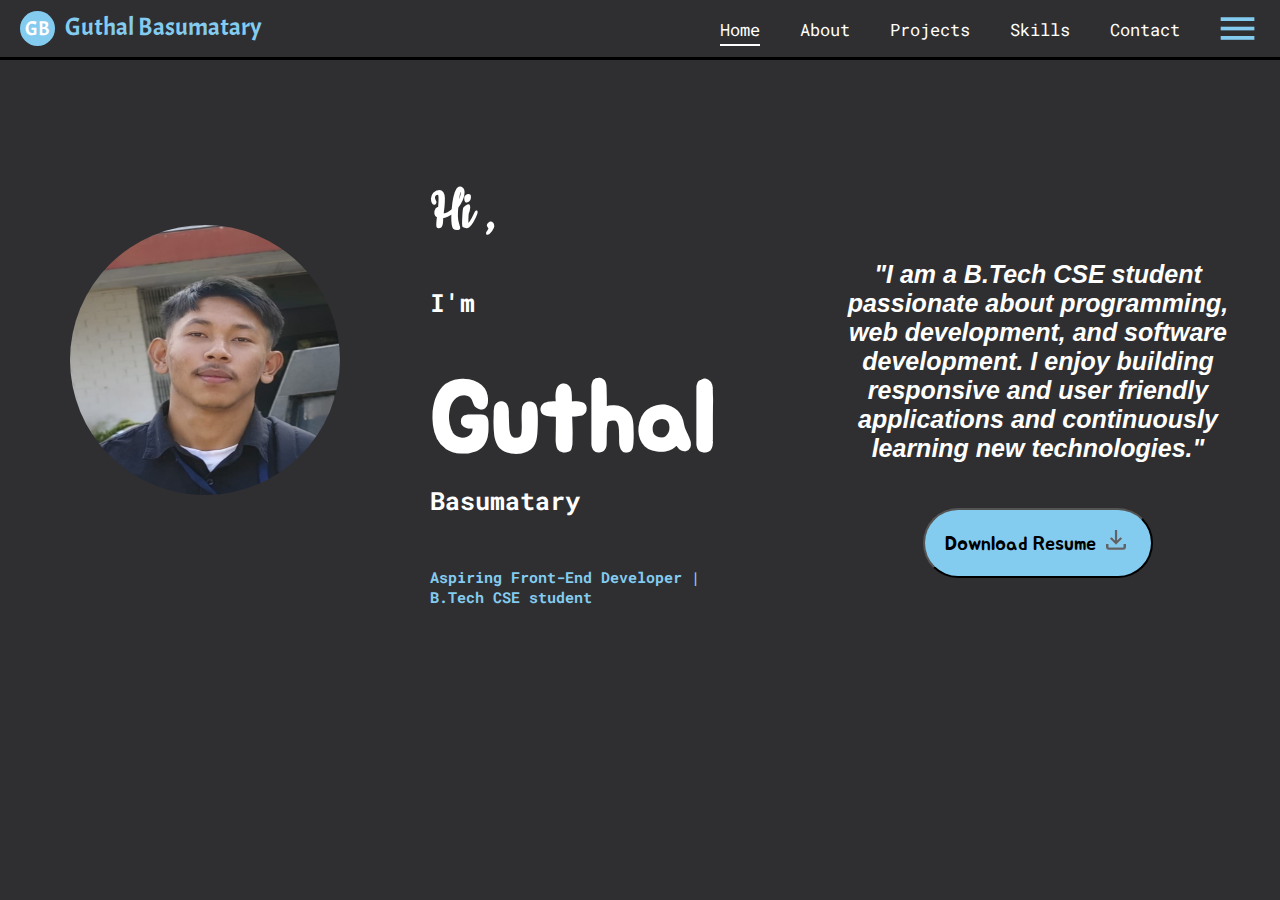
<file: INDEX.HTML>
<!DOCTYPE html>
<html lang="en">
<head>
    <link rel="icon" type="image/png" href="HOME/GB.png">
    <link  rel="stylesheet" href="./HOME/index.css">
    <meta charset="UTF-8">
    <meta name="viewport" content="width=device-width, initial-scale=1.0">
    <link rel="preconnect" href="https://fonts.googleapis.com">
    <link rel="preconnect" href="https://fonts.gstatic.com" crossorigin>
    <link href="https://fonts.googleapis.com/css2?family=Alegreya:ital,wght@0,400..900;1,400..900&family=Dancing+Script:wght@400..700&family=Matemasie&family=Noto+Serif:ital,wght@0,100..900;1,100..900&family=Roboto+Mono:ital,wght@0,100..700;1,100..700&family=Truculenta:opsz,wght@12..72,100..900&display=swap" rel="stylesheet">
    <link rel="preconnect" href="https://fonts.googleapis.com">
    <link rel="preconnect" href="https://fonts.gstatic.com" crossorigin>
    <link rel="preconnect" href="https://fonts.googleapis.com">
    <link rel="preconnect" href="https://fonts.gstatic.com" crossorigin>
    <link href="https://fonts.googleapis.com/css2?family=Acme&family=Alegreya:ital,wght@0,400..900;1,400..900&family=Cookie&family=Dancing+Script:wght@400..700&family=Leckerli+One&family=Matemasie&family=Miniver&family=Mouse+Memoirs&family=Noto+Serif:ital,wght@0,100..900;1,100..900&family=Roboto+Mono:ital,wght@0,100..700;1,100..700&family=Truculenta:opsz,wght@12..72,100..900&display=swap" rel="stylesheet">
    <link rel="preconnect" href="https://fonts.googleapis.com">
<link rel="preconnect" href="https://fonts.gstatic.com" crossorigin>
<link href="https://fonts.googleapis.com/css2?family=Acme&family=Alegreya:ital,wght@0,400..900;1,400..900&family=Cookie&family=Dancing+Script:wght@400..700&family=Jua&family=Leckerli+One&family=Matemasie&family=Miniver&family=Mouse+Memoirs&family=Noto+Serif:ital,wght@0,100..900;1,100..900&family=Roboto+Mono:ital,wght@0,100..700;1,100..700&family=Truculenta:opsz,wght@12..72,100..900&display=swap" rel="stylesheet">
    <link href="https://fonts.googleapis.com/css2?family=Acme&family=Alegreya:ital,wght@0,400..900;1,400..900&family=Dancing+Script:wght@400..700&family=Matemasie&family=Mouse+Memoirs&family=Noto+Serif:ital,wght@0,100..900;1,100..900&family=Roboto+Mono:ital,wght@0,100..700;1,100..700&family=Truculenta:opsz,wght@12..72,100..900&display=swap" rel="stylesheet">
    <title>Guthal Basumatary</title>
</head>
<body>
    <header>
        <div class="logo">
            <ul>
                <li id="GB">GB</li>
                <li id="name">Guthal Basumatary</li>
            </ul>
        </div>
        <nav>
            <ul class="links show">
                <li style="margin-top: 8px;"><a href="./index.html" class="active">Home</a></li>
                <li style="margin-top: 8px;"><a href="./ABOUT/about.html" >About</a></li>
                <li style="margin-top: 8px;"><a href="./projects/project.html">Projects</a></li>
                <li style="margin-top: 8px;"><a href="./skils/skills.html">Skills</a></li>
                <li style="margin-top: 8px;"><a href="./contact/contact.html">Contact</a></li>
            </ul>
        </nav>
        <div class="menu-icon">
            <img src="./ABOUT/menu_24dp_84CCEF_FILL0_wght400_GRAD0_opsz24.png" alt="menu" height="45px">
        </div>
</header>
<div class="home">
    <div class="pht"><img id="photo" src="./HOME/pro.jpg" alt="photo"></div>
    <div class="intro">
        <h2>Hi ,</h2>
        <h3>I'm</h3>
        <h1>Guthal</h1>
        <h3> Basumatary</h3>
        <h4 id="four">Aspiring Front-End Developer |</h4>
        <h4>B.Tech CSE student </h4>
    </div>
    <div class="ndpart">
        <h3 id="txt">"I am a B.Tech CSE student passionate about programming, web development, and software development. I enjoy building responsive and user friendly applications and continuously learning new technologies."</h3>
        <div class="dnload"><a href="./HOME/Guthal_Resume[1]-compressed.pdf" download="Guthal_Resume.pdf" target="_blank">
            <button>Download Resume<img src="./HOME/download.png" height="20px"></button>
             </a>
        </div>
    </div>
</div>
<script src="./ABOUT/script.js"></script>
</body>
</html>
</file>
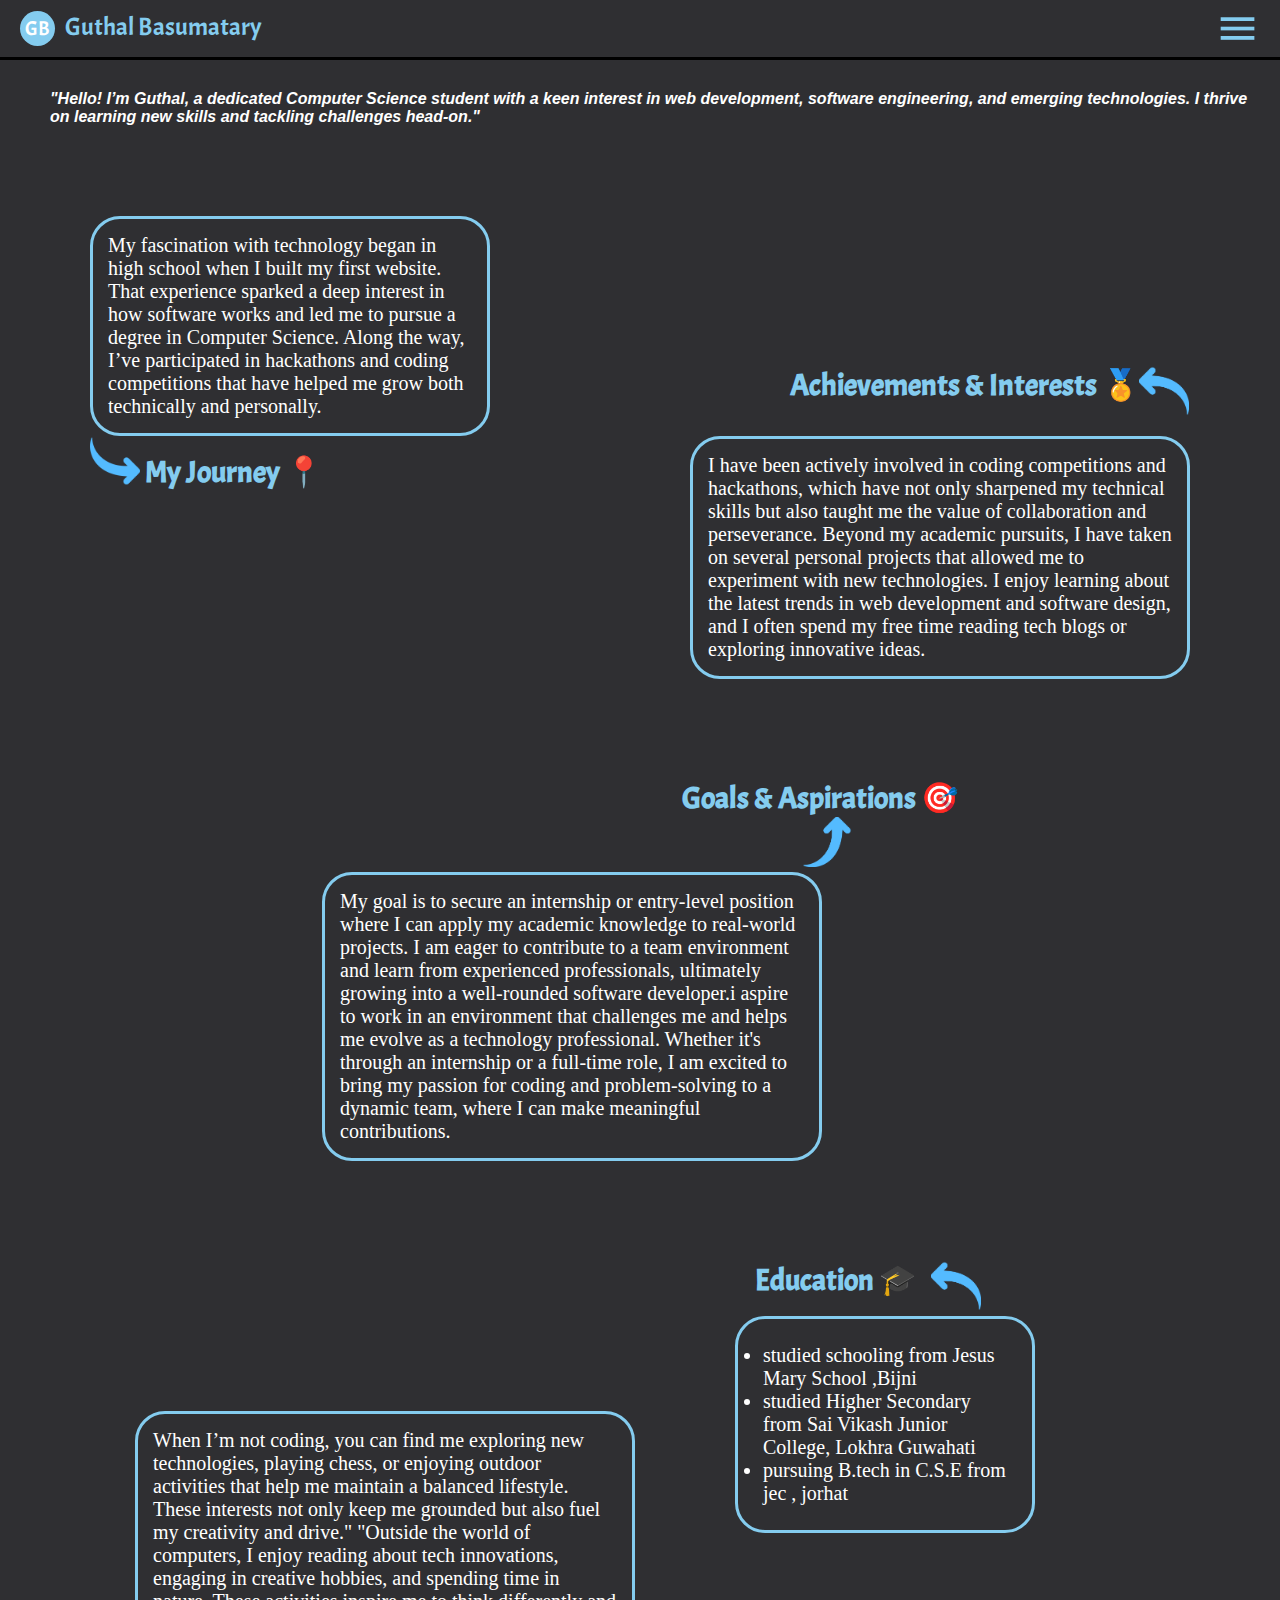
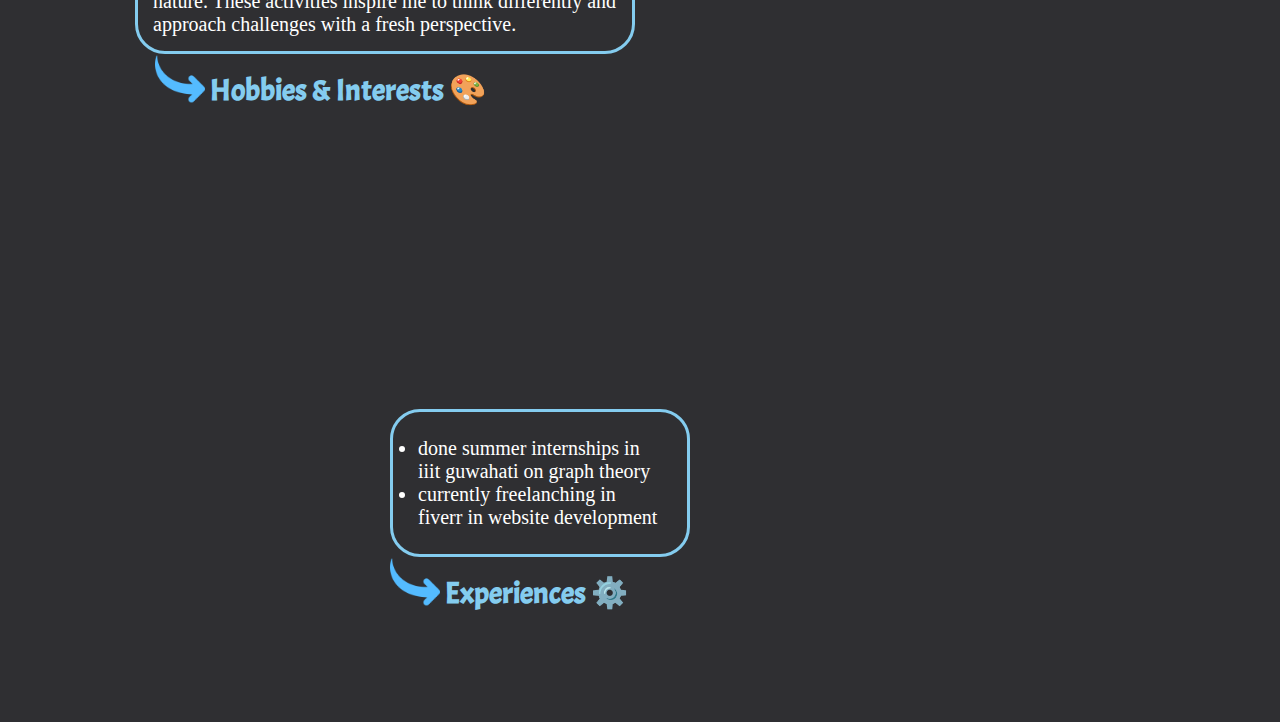
<file: ABOUT/about.html>
<!DOCTYPE html>
<html lang="en">
<head>
    <link rel="icon" type="image/png" href="../HOME/GB.png">
    <link  rel="stylesheet" href="./about.css">
    <meta charset="UTF-8">
    <meta name="viewport" content="width=device-width, initial-scale=1.0">
    <link rel="preconnect" href="https://fonts.googleapis.com">
    <link rel="preconnect" href="https://fonts.gstatic.com" crossorigin>
    <link href="https://fonts.googleapis.com/css2?family=Alegreya:ital,wght@0,400..900;1,400..900&family=Dancing+Script:wght@400..700&family=Matemasie&family=Noto+Serif:ital,wght@0,100..900;1,100..900&family=Roboto+Mono:ital,wght@0,100..700;1,100..700&family=Truculenta:opsz,wght@12..72,100..900&display=swap" rel="stylesheet">
    <link rel="preconnect" href="https://fonts.googleapis.com">
    <link rel="preconnect" href="https://fonts.gstatic.com" crossorigin>
    <link rel="preconnect" href="https://fonts.googleapis.com">
    <link rel="preconnect" href="https://fonts.gstatic.com" crossorigin>
    <link href="https://fonts.googleapis.com/css2?family=Acme&family=Alegreya:ital,wght@0,400..900;1,400..900&family=Cookie&family=Dancing+Script:wght@400..700&family=Leckerli+One&family=Matemasie&family=Miniver&family=Mouse+Memoirs&family=Noto+Serif:ital,wght@0,100..900;1,100..900&family=Roboto+Mono:ital,wght@0,100..700;1,100..700&family=Truculenta:opsz,wght@12..72,100..900&display=swap" rel="stylesheet">
    <link rel="preconnect" href="https://fonts.googleapis.com">
    <link rel="preconnect" href="https://fonts.gstatic.com" crossorigin>
    <link href="https://fonts.googleapis.com/css2?family=Acme&family=Alegreya:ital,wght@0,400..900;1,400..900&family=Cookie&family=Dancing+Script:wght@400..700&family=Jua&family=Leckerli+One&family=Matemasie&family=Miniver&family=Mouse+Memoirs&family=Noto+Serif:ital,wght@0,100..900;1,100..900&family=Roboto+Mono:ital,wght@0,100..700;1,100..700&family=Truculenta:opsz,wght@12..72,100..900&display=swap" rel="stylesheet">
    <link href="https://fonts.googleapis.com/css2?family=Acme&family=Alegreya:ital,wght@0,400..900;1,400..900&family=Dancing+Script:wght@400..700&family=Matemasie&family=Mouse+Memoirs&family=Noto+Serif:ital,wght@0,100..900;1,100..900&family=Roboto+Mono:ital,wght@0,100..700;1,100..700&family=Truculenta:opsz,wght@12..72,100..900&display=swap" rel="stylesheet">
    <title>Guthal Basumatary</title>
</head>
<body>
<header>
        <div class="logo">
            <ul>
                <li id="GB">GB</li>
                <li id="name">Guthal Basumatary</li>
            </ul>
        </div>
        <nav>
            <ul class="links show">
                <li style="margin-top: 8px;"><a href="../index.html">Home</a></li>
                <li style="margin-top: 8px;"><a href="./about.html" class="active">About</a></li>
                <li style="margin-top: 8px;"><a href="../projects/project.html">Projects</a></li>
                <li style="margin-top: 8px;"><a href="../skils/skills.html">Skills</a></li>
                <li style="margin-top: 8px;"><a href="../contact/contact.html">Contact</a></li>
            </ul>
        </nav>
        <div class="menu-icon" >
            <img src="./menu_24dp_84CCEF_FILL0_wght400_GRAD0_opsz24.png" alt="menu" height="45px">
        </div>
</header>
<div id="txt">
    <h4>"Hello! I’m Guthal, a dedicated Computer Science student with a keen interest in web development, software engineering, and emerging technologies. I thrive on learning new skills and tackling challenges head-on."</h4>
</div>
<div class="about">
        <div >
            <div class="jrney">My fascination with technology began in high school when I built my first website. That experience sparked a deep interest in how software works and led me to pursue a degree in Computer Science. Along the way, I’ve participated in hackathons and coding competitions that have helped me grow both technically and personally.
            </div>
            <span style="vertical-align: middle; "><img width="50px" src="./img/arrow.png"></span>
            <span style="vertical-align: bottom;" class="label1">  My Journey  📍</span>
        </div>
        <div class="scnds">
            <span class="label2" style="vertical-align: top;"> Achievements & Interests 🏅</span><img width=50px style="vertical-align: bottom;"   src="./img/arrow1.png">
            <div class="acvmnts">I have been actively involved in coding competitions and hackathons, which have not only sharpened my technical skills but also taught me the value of collaboration and perseverance. 
                   Beyond my academic pursuits, I have taken on several personal projects that allowed me to experiment with new technologies. I enjoy learning about the latest trends in web development and software design, and I often spend my free time reading tech blogs or exploring innovative ideas.
            </div>
        </div>
        <div class="gls">
            <div style="vertical-align: top; " class="label1"> Goals & Aspirations 🎯</div>
            <span style="vertical-align: top; "><img width="50px" src="./img/arrow3.png"></span>
            <div class="goals">My goal is to secure an internship or entry-level position where I can apply my academic knowledge to real-world projects. I am eager to contribute to a team environment and learn from experienced professionals, ultimately growing into a well-rounded software developer.i aspire to work in an environment that challenges me and helps me evolve as a technology professional. Whether it's through an internship or a full-time role, I am excited to bring my passion for coding and problem-solving to a dynamic team, where I can make meaningful contributions.
            </div>
        </div>
        <div class="hbs" >
            <div class="hobbies">When I’m not coding, you can find me exploring new technologies, playing chess, or enjoying outdoor activities that help me maintain a balanced lifestyle. These interests not only keep me grounded but also fuel my creativity and drive."
            "Outside the world of computers, I enjoy reading about tech innovations, engaging in creative hobbies, and spending time in nature. These activities inspire me to think differently and approach challenges with a fresh perspective.
            </div>
            <span style="vertical-align: bottom; margin-left: 60px;"><img width="50px" src="./img/arrow.png"></span>
            <span style="vertical-align: bottom;" class="label1"> Hobbies & Interests 🎨</span>
           
        </div>
        <div>
            <span style="vertical-align: top; margin-left: 20px;" class="label1"> Education 🎓</span>
            <span style="vertical-align: top; margin-left: 10px;"><img width="50px" src="./img/arrow1.png"></span>
            <div class="education">
               <ul><li>studied schooling from Jesus Mary School ,Bijni</li>
                   <li>studied Higher Secondary from Sai Vikash Junior College, Lokhra Guwahati</li>
                   <li>pursuing B.tech in C.S.E from jec , jorhat</li>
               </ul>
            </div>
        </div>
        <div class="exp" style="margin-bottom: 100px;">
            <div class="experiences"><ul><li>done summer internships in iiit guwahati on graph theory</li>
                <li>currently freelanching in fiverr in website development</li></ul>
            </div>
            <span style="vertical-align: bottom; "><img width="50px" src="./img/arrow.png"></span>
            <span style="vertical-align: bottom;" class="label1"> Experiences ⚙️</span>
        </div>
        

   
</div>
<script src="script.js"></script>
</body>
</html>
</file>
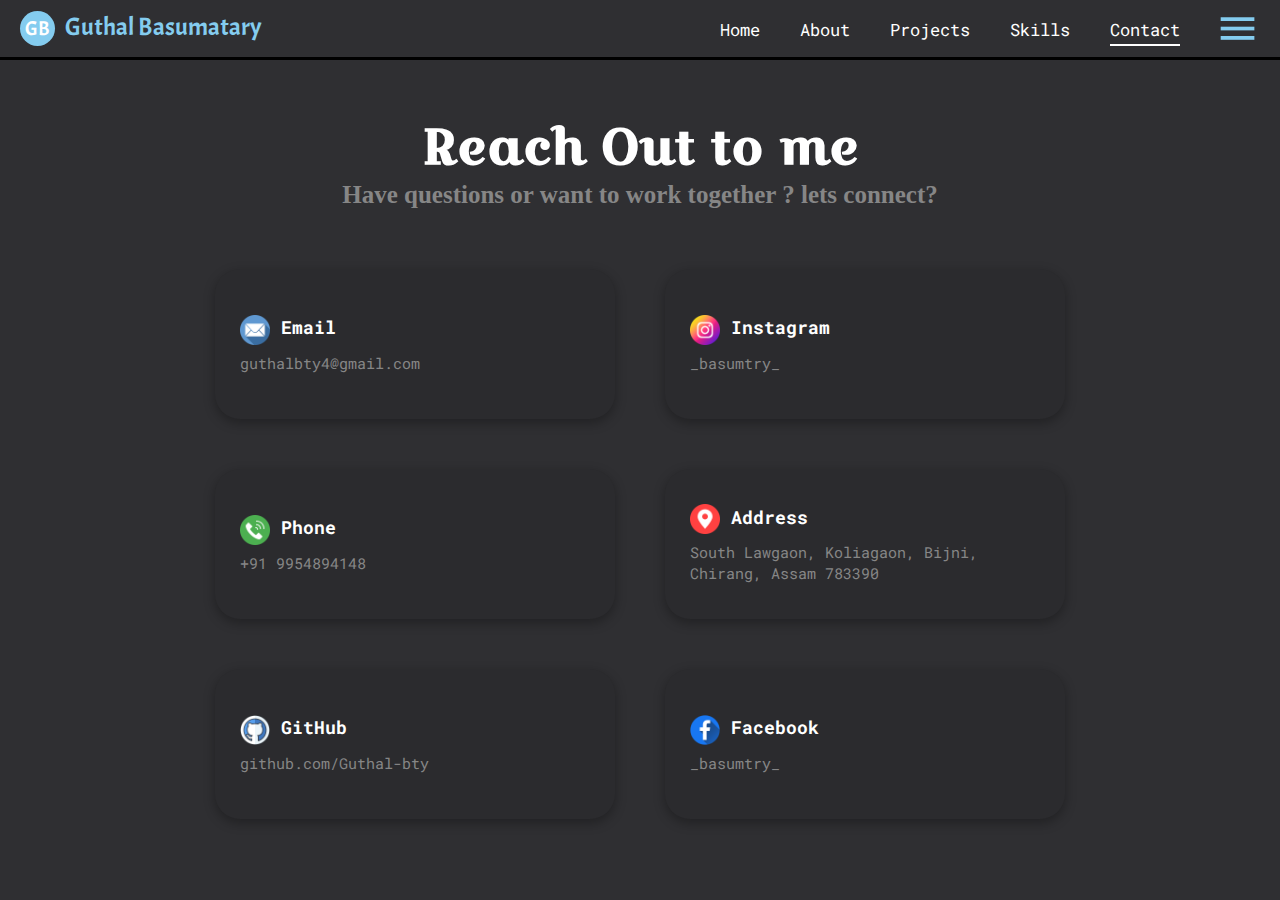
<file: contact/contact.html>
<!DOCTYPE html>
<html lang="en">
<head>
    <link rel="icon" type="image/png" href="../HOME/GB.png">
    <link  rel="stylesheet" href="contact.css">
    <meta charset="UTF-8">
    <meta name="viewport" content="width=device-width, initial-scale=1.0">
    <link rel="preconnect" href="https://fonts.googleapis.com">
    <link rel="preconnect" href="https://fonts.gstatic.com" crossorigin>
    <link href="https://fonts.googleapis.com/css2?family=Alegreya:ital,wght@0,400..900;1,400..900&family=Dancing+Script:wght@400..700&family=Matemasie&family=Noto+Serif:ital,wght@0,100..900;1,100..900&family=Roboto+Mono:ital,wght@0,100..700;1,100..700&family=Truculenta:opsz,wght@12..72,100..900&display=swap" rel="stylesheet">
    <link rel="preconnect" href="https://fonts.googleapis.com">
    <link rel="preconnect" href="https://fonts.gstatic.com" crossorigin>
    <link rel="preconnect" href="https://fonts.googleapis.com">
    <link rel="preconnect" href="https://fonts.gstatic.com" crossorigin>
    <link href="https://fonts.googleapis.com/css2?family=Acme&family=Alegreya:ital,wght@0,400..900;1,400..900&family=Cookie&family=Dancing+Script:wght@400..700&family=Leckerli+One&family=Matemasie&family=Miniver&family=Mouse+Memoirs&family=Noto+Serif:ital,wght@0,100..900;1,100..900&family=Roboto+Mono:ital,wght@0,100..700;1,100..700&family=Truculenta:opsz,wght@12..72,100..900&display=swap" rel="stylesheet">
    <link rel="preconnect" href="https://fonts.googleapis.com">
    <link rel="preconnect" href="https://fonts.gstatic.com" crossorigin>
    <link href="https://fonts.googleapis.com/css2?family=Acme&family=Alegreya:ital,wght@0,400..900;1,400..900&family=Cookie&family=Dancing+Script:wght@400..700&family=Jua&family=Leckerli+One&family=Matemasie&family=Miniver&family=Mouse+Memoirs&family=Noto+Serif:ital,wght@0,100..900;1,100..900&family=Roboto+Mono:ital,wght@0,100..700;1,100..700&family=Truculenta:opsz,wght@12..72,100..900&display=swap" rel="stylesheet">
    <link href="https://fonts.googleapis.com/css2?family=Acme&family=Alegreya:ital,wght@0,400..900;1,400..900&family=Dancing+Script:wght@400..700&family=Matemasie&family=Mouse+Memoirs&family=Noto+Serif:ital,wght@0,100..900;1,100..900&family=Roboto+Mono:ital,wght@0,100..700;1,100..700&family=Truculenta:opsz,wght@12..72,100..900&display=swap" rel="stylesheet">
    <link rel="preconnect" href="https://fonts.googleapis.com">
    <link rel="preconnect" href="https://fonts.gstatic.com" crossorigin>
    <link href="https://fonts.googleapis.com/css2?family=Acme&family=Akaya+Kanadaka&family=Alegreya:ital,wght@0,400..900;1,400..900&family=Cookie&family=Croissant+One&family=Dancing+Script:wght@400..700&family=Jua&family=Leckerli+One&family=Matemasie&family=Miniver&family=Mouse+Memoirs&family=Noto+Serif:ital,wght@0,100..900;1,100..900&family=Roboto+Mono:ital,wght@0,100..700;1,100..700&family=Truculenta:opsz,wght@12..72,100..900&display=swap" rel="stylesheet">
    <title>Guthal Basumatary</title>
</head>
<body>
    <header>
        <div class="logo">
            <ul>
                <li id="GB">GB</li>
                <li id="name">Guthal Basumatary</li>
            </ul>
        </div>
        <nav>
            <ul class="links show">
                <li style="margin-top: 8px;"><a href="../INDEX.HTML" >Home</a></li>
                <li style="margin-top: 8px;"><a href="../ABOUT/about.html" >About</a></li>
                <li style="margin-top: 8px;"><a href="../projects/project.html">Projects</a></li>
                <li style="margin-top: 8px;"><a href="../skils/skills.html">Skills</a></li>
                <li style="margin-top: 8px;"><a href="./contact.html" class="active">Contact</a></li>
            </ul>
        </nav>
        <div class="menu-icon" >
            <img src="../ABOUT/menu_24dp_84CCEF_FILL0_wght400_GRAD0_opsz24.png" alt="menu" height="45px">
        </div>
</header>
<div class="txt">
    <h1>Reach Out to me</h1>
    <h3>Have questions or want to work together ? lets connect? </h3>
</div>
<div class="btn">
  <button onclick="window.location.href='mailto:guthalbty4@gmail.com'">
    <img src="./photos/email.png" width="30px" style="vertical-align: middle;"  alt="email.png">
    <strong >Email</strong><br>
    <p>guthalbty4@gmail.com</p>
  </button>

  <button onclick="window.open('https://www.instagram.com/_basumtry_', '_blank')">
    <img src="./photos/instagram.png" width="30px" style="vertical-align: middle;" alt="instagram.png">
    <strong>Instagram</strong><br>
    <p>_basumtry_</p>
  </button>

  <button onclick="window.location.href='tel:+919954894148'">
    <img src="./photos/phone-call.png" width="30px" style="vertical-align: middle; " alt="phone.png">
    <strong>Phone</strong><br>
    <p>+91 9954894148</p>
  </button>

  <button onclick="window.open('https://www.google.com/maps/search/?api=1&query=South+Lawgaon,+Koliagaon,+Bijni,+Chirang,+Assam+783390', '_blank')">
    <img src="./photos/location.png" width="30px" style="vertical-align: middle; " alt="location.png">
    <strong>Address</strong><br>
    <p>South Lawgaon, Koliagaon, Bijni, Chirang, Assam 783390</p>
  </button>

  <button onclick="window.open('https://github.com/Guthal-bty', '_blank')">
    <img src="./photos/github.png" width="30px" style="vertical-align: middle; " alt="github.png">
    <strong>GitHub</strong><br>
    <p>github.com/Guthal-bty</p>
  </button>

  <button onclick="window.open('https://www.facebook.com/guthal.basumatary.128326?mibextid=ZbWKwL', '_blank')">
    <img src="./photos/facebook.png" width="30px" style="vertical-align: middle; " alt="facebook.png">
    <strong>Facebook</strong><br>
    <p>_basumtry_</p>
  </button>
</div>


<script src="../ABOUT/script.js"></script>
</body>
</html>
</file>
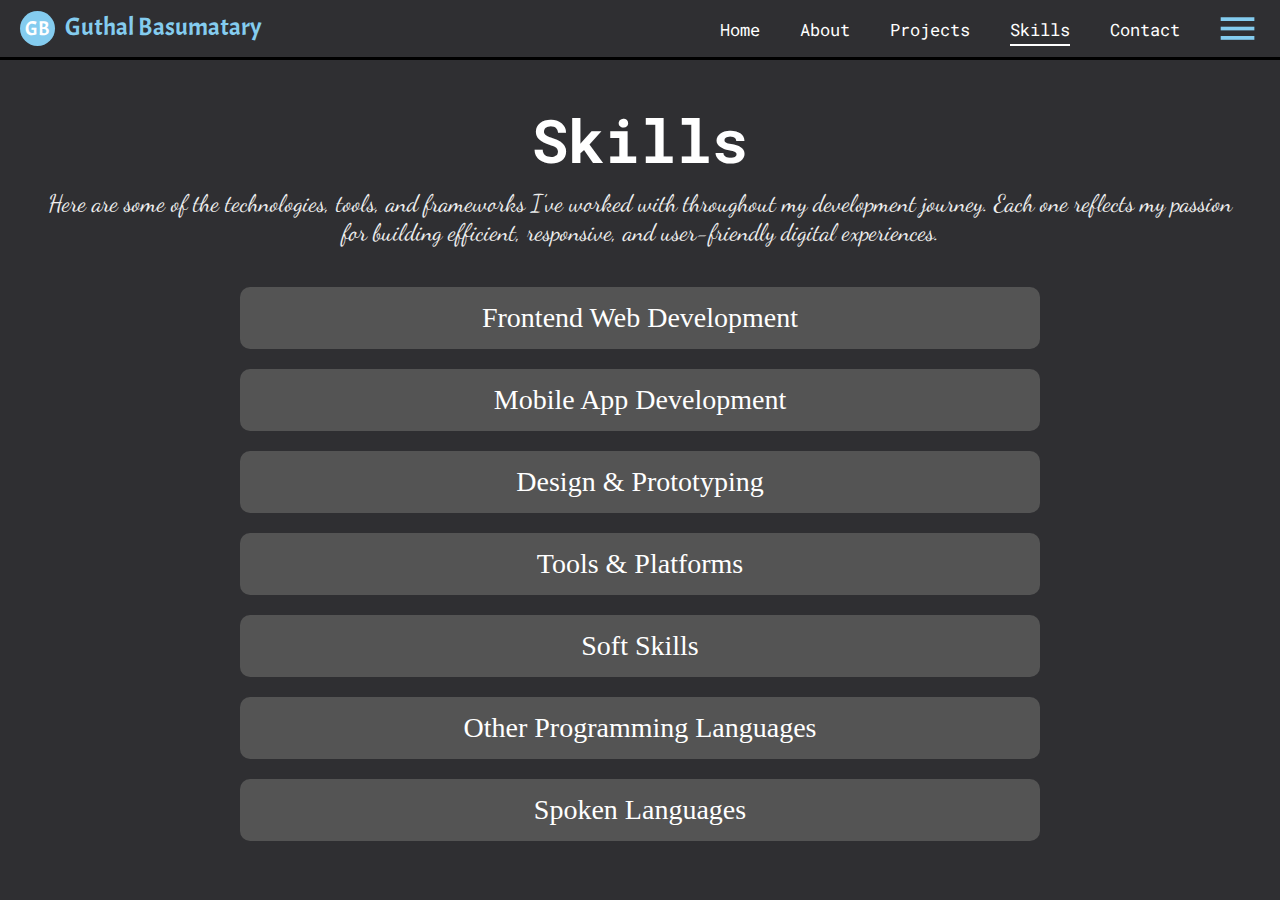
<file: skils/skills.html>
<!DOCTYPE html>
<html lang="en">
<head>
    <link rel="icon" type="image/png" href="../HOME/GB.png">
    <link  rel="stylesheet" href="skills.css">
    <meta charset="UTF-8">
    <meta name="viewport" content="width=device-width, initial-scale=1.0">
    <link rel="preconnect" href="https://fonts.googleapis.com">
    <link rel="preconnect" href="https://fonts.gstatic.com" crossorigin>
    <link href="https://fonts.googleapis.com/css2?family=Alegreya:ital,wght@0,400..900;1,400..900&family=Dancing+Script:wght@400..700&family=Matemasie&family=Noto+Serif:ital,wght@0,100..900;1,100..900&family=Roboto+Mono:ital,wght@0,100..700;1,100..700&family=Truculenta:opsz,wght@12..72,100..900&display=swap" rel="stylesheet">
    <link rel="preconnect" href="https://fonts.googleapis.com">
    <link rel="preconnect" href="https://fonts.gstatic.com" crossorigin>
    <link rel="preconnect" href="https://fonts.googleapis.com">
    <link rel="preconnect" href="https://fonts.gstatic.com" crossorigin>
    <link href="https://fonts.googleapis.com/css2?family=Acme&family=Alegreya:ital,wght@0,400..900;1,400..900&family=Cookie&family=Dancing+Script:wght@400..700&family=Leckerli+One&family=Matemasie&family=Miniver&family=Mouse+Memoirs&family=Noto+Serif:ital,wght@0,100..900;1,100..900&family=Roboto+Mono:ital,wght@0,100..700;1,100..700&family=Truculenta:opsz,wght@12..72,100..900&display=swap" rel="stylesheet">
    <link rel="preconnect" href="https://fonts.googleapis.com">
<link rel="preconnect" href="https://fonts.gstatic.com" crossorigin>
<link href="https://fonts.googleapis.com/css2?family=Acme&family=Alegreya:ital,wght@0,400..900;1,400..900&family=Cookie&family=Dancing+Script:wght@400..700&family=Jua&family=Leckerli+One&family=Matemasie&family=Miniver&family=Mouse+Memoirs&family=Noto+Serif:ital,wght@0,100..900;1,100..900&family=Roboto+Mono:ital,wght@0,100..700;1,100..700&family=Truculenta:opsz,wght@12..72,100..900&display=swap" rel="stylesheet">
    <link href="https://fonts.googleapis.com/css2?family=Acme&family=Alegreya:ital,wght@0,400..900;1,400..900&family=Dancing+Script:wght@400..700&family=Matemasie&family=Mouse+Memoirs&family=Noto+Serif:ital,wght@0,100..900;1,100..900&family=Roboto+Mono:ital,wght@0,100..700;1,100..700&family=Truculenta:opsz,wght@12..72,100..900&display=swap" rel="stylesheet">
    <title>Guthal Basumatary</title>
</head>
<body>
    <header>
        <div class="logo">
            <ul>
                <li id="GB">GB</li>
                <li id="name">Guthal Basumatary</li>
            </ul>
        </div>
        <nav>
            <ul class="links show">
                <li style="margin-top: 8px;"><a href="../index.html">Home</a></li>
                <li style="margin-top: 8px;"><a href="../ABOUT/about.html" >About</a></li>
                <li style="margin-top: 8px;"><a href="../projects/project.html">Projects</a></li>
                <li style="margin-top: 8px;"><a href="../skils/skills.html"  class="active">Skills</a></li>
                <li style="margin-top: 8px;"><a href="../contact/contact.html">Contact</a></li>
            </ul>
        </nav>
        <div class="menu-icon" >
            <img src="../ABOUT/menu_24dp_84CCEF_FILL0_wght400_GRAD0_opsz24.png" alt="menu" height="45px">
        </div>
</header>
<div class="skills-section">
  <h1>Skills</h1>
  <p class="intro">
    Here are some of the technologies, tools, and frameworks I’ve worked with throughout my development journey.
    Each one reflects my passion for building efficient, responsive, and user-friendly digital experiences.
  </p>

  <div class="skills-buttons">
    <button class="skill-btn" onclick="toggleSkill('frontend')">Frontend Web Development</button>
    <div class="subskills hidden" id="frontend">
      <div class="card"> <img style=" vertical-align: bottom; margin-right: 3px;" width="25px" src="./img/html.png">HTML <P>★★★★☆ Experienced</P></div>
      <div class="card"> <img style=" vertical-align: bottom; margin-right: 3px;" width="25px" src="./img/css.png">CSS<P>★★★☆☆ Intermediate</P></div>
      <div class="card"> <img style=" vertical-align: bottom; margin-right: 3px;" width="25px" src="./img/java-script.png">JavaScript <P>★★★☆☆ Intermediate</P></div>
      <div class="card"> <img style=" vertical-align: bottom; margin-right: 3px;" width="25px" src="./img/bootstrap.png">Bootstrap <P>★★★★☆ Experienced</P></div>
      <div class="card"> <img style=" vertical-align: bottom; margin-right: 3px;" width="25px" src="./img/react.png">React <P>★★☆☆☆ <br>Basics</P></div>
    </div>

    <button class="skill-btn" onclick="toggleSkill('mobile')">Mobile App Development </button>
    <div class="subskills hidden" id="mobile">
      <div class="card" style="width: 400px;">Jetpack Compose with Kotlin<P>★★☆☆☆ <br>Basics</P></div>
      <div class="card" style="width: 400px;">UI layouts using Composables<P>★★☆☆☆ <br>Basics</P></div>
    </div>

    <button class="skill-btn" onclick="toggleSkill('design')">Design & Prototyping</button>
    <div class="subskills hidden" id="design">
      <div class="card"><img style=" vertical-align: bottom; margin-right: 3px;" width="25px" src="./img/canva.png">Canva<P>★★★★☆ Experienced</P></div>
      <div class="card"><img style=" vertical-align: middle; margin-right: 3px;" width="15px" src="./img/figma.png">Figma<P>★★★☆☆ Intermediate</P></div>
    </div>

    <button class="skill-btn" onclick="toggleSkill('tools')">Tools & Platforms</button>
    <div class="subskills hidden" id="tools">
      <div class="card"><img style=" vertical-align: bottom; margin-right: 3px;" width="25px" src="./img/github.png">Github<P>★★★☆☆ Intermediate</P></div>
      <div class="card"><img style=" vertical-align: bottom;" width="25px" src="./img/vs.png"> VS Code<P>★★★★☆ Experienced</P></div>
      <div class="card" style="width: 300px;"><img style=" vertical-align: bottom; margin-right: 3px;" width="25px" src="./img/android-std.png">Android Studio <P>★★★☆☆ <br>Intermediate</P></div>
    </div>
    
    <button class="skill-btn" onclick="toggleSkill('soft')">Soft Skills</button>
    <div class="subskills hidden" id="soft">
      <div class="card" style="width: 300px;">Team Collaboration<p>★★★☆☆ <br>Intermediate</p></div>
      <div class="card" style="width: 300px;">Problem-Solving <P>★★★★☆<br> Experienced</P></div>
      <div class="card">Communication <p>★★★☆☆ Intermediate</p></div>
      <div class="card" style="width: 300px;">Time Management<p>★★★☆☆<br>Intermediate</p></div>
      <div class="card">Leadership<p>★★★☆☆ Intermediate</p></div>
      
    </div>

    <button class="skill-btn" onclick="toggleSkill('pl')"> Other Programming Languages</button>
    <div class="subskills hidden" id="pl">
      <div class="card" ><img style=" vertical-align: bottom; margin-right: 3px;" width="25px" src="./img/P1.png">Python<P>★★☆☆☆ <br>Basics</P></div>
      <div class="card" ><img style=" vertical-align: bottom; margin-right: 3px;" width="30px" src="./img/cc.png">C<P>★★☆☆☆ <br>Basics</P></div>
      <div class="card" ><img style=" vertical-align: bottom; margin-right: 3px;" width="30px" src="./img/c+.png">C++<P>★★☆☆☆ <br>Basics</P></div>
    </div>
    
    <button class="skill-btn" onclick="toggleSkill('sl')"> Spoken Languages</button>
    <div class="subskills hidden" id="sl">
      <div class="card" >Bodo <P>★★★★★<br>Native</P></div>
      <div class="card" >Hindi<P>★★★★☆ <br>Fluent</P></div>
      <div class="card" >English<P>★★★★☆ <br>Professional</P></div>
      <div class="card" >Assamese<P>★★★☆☆ <br>Conversational</P></div>
    </div>
  </div>
  </div>
</div>

<script src="../ABOUT/script.js"></script>
<script src="../skils/skills.js"></script>
</body>
</html>
</file>
<file: HOME/index.css>
* {
    background-color: #2f2f32;
    margin: 0;
    padding: 0;
    box-sizing: border-box;
}

body {
    padding-top: 60px; 
}
html, body {
  overflow-y: scroll;         
  scrollbar-width: none;      
  -ms-overflow-style: none;   
}

body::-webkit-scrollbar {
  display: none;              
}

header {
    position: fixed;
    top: 0;
    left: 0;
    width: 100%;
    z-index: 1000;
    display: flex;
    justify-content: space-between;
    align-items: center;
    background-color: #2f2f32;
    padding: 15px 20px;
    height: 60px;
    border-bottom: solid 3px rgb(0, 0, 0);
}

nav {
    position: relative;
}

nav ul {
    list-style: none;
    position: fixed;
    top: 0;
    right: -660px;
    width: 660px;
    height: 50px;
    background-color: #2f2f32;
    padding: 0 30px;
    transition: right 0.3s ease-in-out;
    display: flex;
    flex-direction: row; 
    align-items: center;
    justify-content: center;
}

nav ul li {
    opacity: 0;
    transition: opacity 0.3s ease-in-out;
    padding: 0 20px;
}

nav ul.show {
    right: 0;
}

nav ul.show li {
    opacity: 1;
}

nav a {
    text-decoration: none;
    color: white;
    font-size: 17px;
    transition: color 0.3s;
    font-family: "Roboto Mono", serif;
    position: relative;
}

nav a::after {
    content: '';
    width: 0%;
    height: 2px;
    background: white;
    position: absolute;
    bottom: -5px;
    left: 0;
    transition: width 0.3s ease-in-out;
}

nav a:hover::after {
    width: 100%;
}

nav a.active::after {
    width: 100%;
}

.logo ul {
    display: flex;
    list-style: none;
    color: #84ccef;
    font-size: 25px;
}

.logo #name {
    margin-left: 10px;
    font-family: "Acme", serif;
}

.logo #GB {
    color: white;
    background-color: #84ccef;
    border-radius: 50px;
    height: 35px;
    width: 35px;
    padding: 5px;
    font-size: 20px;
    text-align: center;
    font-family: "Acme", serif;
}

.menu-icon {
    margin-left: auto;
    cursor: pointer;
    display: flex;
    z-index: 9999;
    align-items: center;
}

#photo{
    height:270px;
    border-radius: 250px;
    width: 270px;
    
    
}
.pht{

    padding-top: 40px;
    margin-left:70px;
    height: 250px;
    width: 250px;
    margin-right: 30px;
    margin-top: 125px;
}
.home{
    display: flex;
    gap:80px;
    flex-direction: row;
    color: white;
   
   
}
.intro{
    margin-left: 0px;
    padding-top: 120px;
  
}
h2{
    font-size:60px;
    margin-bottom: 40px;
    font-family: "Cookie", serif;
}
h3{
    font-size: 25px;
    font-family: "Roboto Mono", serif;
   
    
}
h1{
    font-size: 100px;
    margin-top: 40px;
    font-family: "Jua", serif;

}
h4{
    color: #84ccef;
    font-family: "Roboto Mono", serif;
    font-size: 15px;
    
    
}
#four{
    margin-top:50px;

}
#txt {
  font-size: 25px;
  font-style: italic;
  text-align: center;
  margin: 20px auto 10px;
  font-family: sans-serif;
  max-width: 700px;
  padding: 0 20px;
  margin-bottom: 45px;
}
button {
  background-color: #84ccef;
  border-radius: 40px;
  border-color: black;
  font-family: "Jua", serif;
  height: 70px;
  font-size: 20px;
  width: 230px;
  margin: 0 auto;
  display: inline-block;
}
.ndpart img{
    margin-left: 5px;
    background-color: #84ccef;
}
.dnload {
  margin-top: 20px;
  text-align: center;
  margin-left: 0; 
}

.ndpart {
  margin-top: 180px;
  text-align: center;
  padding: 0 20px;
}

@media (max-width: 991px) {
  nav ul {
    flex-direction: column;
    align-items: center;
    position: fixed;
    top: 50px;
    right: -200%;
    width: 40%; 
    max-width: 400px;
    margin: 0 auto;
    left: 80%;
    transform: translateX(-50%);
    background-color: #2f2f32;
    transition: right 0.3s ease-in-out;
    padding: 15px 0;
    height: auto;
    z-index: 9999;
    border-radius: 10px;
    box-shadow: 0 4px 10px rgba(0, 0, 0, 0.3);
  }

  nav ul.show {
    right: 0;
  }


  nav ul li {
    padding: 10px 0;
    width: 30%;
    text-align: center;
    opacity: 1; 
    transition: none;
  }

  nav a {
    font-size: 16px;
    color: white;
    display: inline-block;
    padding: 8px 0;
    width: 100%;
    text-align: center;
    text-decoration: none;
  }

  .menu-icon {
    display: flex;
    z-index: 10000;
    cursor: pointer;
  }

  .home {
    flex-direction: column;
    align-items: center;
    padding: 20px;
  }

  .pht {
    height: 220px;
    width: 220px;
    margin: 0 auto;
  }

  #photo {
    height: 220px;
    width: 220px;
  }

  .intro {
    padding-top: 1px;
    text-align: center;
  }

  .intro h2,
  .intro h3 {
    display: inline;
    font-size: 24px;
    margin: 0 5px;
  }

  .intro h1 {
    font-size: 65px;
    margin: 10px 0;
  }

  .intro h4 {
    font-size: 16px;
    margin: 5px 0;
  }

  #txt {
    font-size: 18px;
    padding: 0 15px;
  }

  button {
    width: 200px;
    height: 50px;
    font-size: 16px;
  }
  .ndpart {
    margin-top: 30px;
    padding: 0 15px;
  }
}


@media (max-width: 768px) {
  .pht {
    height: 180px;
    width: 180px;
  }

  #photo {
    height: 180px;
    width: 180px;
  }

  .intro h2,
  .intro h3 {
    font-size: 20px;
  }

  .intro h1 {
    font-size: 50px;
  }

  .intro h4 {
    font-size: 14px;
  }

  #txt {
    font-size: 16px;
  }

  button {
    width: 180px;
    height: 48px;
    font-size: 15px;
  }
}


@media only screen and (max-width: 480px) {
  .pht {
    height: 140px;
    width: 140px;
  }

  #photo {
    height: 140px;
    width: 140px;
  }

  .intro h2,
  .intro h3 {
    font-size: 18px;
  }

  .intro h1 {
    font-size: 38px;
  }

  .intro h4 {
    font-size: 13px;
  }

  #txt {
    font-size: 16px;
    padding: 0 10px;
    margin: 0 auto 10px;
    max-width: 90%;
    margin-bottom: 50px;


  }

  .dnload {
    margin-top: 15px;
    text-align: center;
  }

  button {
    width: 160px;
    height: 55px;
    font-size: 14px;
    display: inline-block;
    margin: 0 auto;
  }

  nav ul {
    padding: 15px 0;
  }

  nav ul li {
    padding: 8px 0;
  }

  nav a {
    font-size: 15px;
    padding: 6px 0;
  }
  .ndpart {
    margin-top: 0px;
    padding: 0 10px;
  }
  .home{
    gap: 70px;
  }
}
</file>
<file: ABOUT/about.css>
* {
    background-color: #2f2f32;
    margin: 0;
    padding: 0;
    box-sizing: border-box;
}

body {
    padding-top: 60px; 
}
html, body {
  overflow-y: scroll;         
  scrollbar-width: none;      
  -ms-overflow-style: none;   
  overflow-x: hidden;
}

body::-webkit-scrollbar {
  display: none;              
}
header {
    position: fixed;
    top: 0;
    left: 0;
    width: 100%;
    z-index: 1000;
    display: flex;
    justify-content: space-between;
    align-items: center;
    background-color: #2f2f32;
    padding: 15px 20px;
    height: 60px;
    border-bottom: solid 3px rgb(0, 0, 0);
}

nav {
    position: relative;
}

nav ul {
    list-style: none;
    position: fixed;
    top: 0;
    right: -660px;
    width: 660px;
    height: 50px;
    background-color: #2f2f32;
    padding: 0 30px;
    transition: right 0.3s ease-in-out;
    display: flex;
    flex-direction: row; 
    align-items: center;
    justify-content: center;
}

nav ul li {
    opacity: 0;
    transition: opacity 0.3s ease-in-out;
    padding: 0 20px;
}

nav ul.show {
    right: 0;
}

nav ul.show li {
    opacity: 1;
}

nav a {
    text-decoration: none;
    color: white;
    font-size: 17px;
    transition: color 0.3s;
    font-family: "Roboto Mono", serif;
    position: relative;
}

nav a::after {
    content: '';
    width: 0%;
    height: 2px;
    background: white;
    position: absolute;
    bottom: -5px;
    left: 0;
    transition: width 0.3s ease-in-out;
}

nav a:hover::after {
    width: 100%;
}

nav a.active::after {
    width: 100%;
}

.logo ul {
    display: flex;
    list-style: none;
    color: #84ccef;
    font-size: 25px;
}

.logo #name {
    margin-left: 10px;
    font-family: "Acme", serif;
}

.logo #GB {
    color: white;
    background-color: #84ccef;
    border-radius: 50px;
    height: 35px;
    width: 35px;
    padding: 5px;
    font-size: 20px;
    text-align: center;
    font-family: "Acme", serif;
}

.menu-icon {
    margin-left: auto;
    cursor: pointer;
    display: flex;
    z-index: 9999;
    align-items: center;
}

.label1 {
  font-weight: bold;
  font-size: 30px;
  color: #84ccef;
  font-family: 'Acme', sans-serif;
}
.label2{
  font-weight: bold;
  font-size: 30px;
  color: #84ccef;
  font-family: 'Acme', sans-serif;
  margin-left: 200px;
}

#txt{
    color: white;
    padding: 30px;
    font-style: italic;
    font-family: sans-serif;
    margin-left: 20px;
}
.about{
    color: white;
    font-size:20px;
    display: flex;
    flex-wrap: wrap; 
    gap: 100px; 
    justify-content: center; 
    align-items: flex-start;
    padding: 10px;
}
.jrney{
    width: 400px;
    border-style: solid;
    border-radius: 30px;
    border-color: #84ccef;
    padding:15px;
    margin-top: 50px;

}
.acvmnts{
    width: 500px;
    border-style: solid;
    border-radius: 30px;
    border-color: #84ccef;
    padding:15px;
    margin-left: 100px;
    margin-top: 20px;

  
}
.goals{
    width: 500px;
    border-style: solid;
    border-radius: 30px;
    border-color: #84ccef;
    padding:15px;
    margin-right: 20px;
}
.hobbies{
    width: 500px;
    border-style: solid;
    border-radius: 30px;
    border-color: #84ccef;
    padding:15px;

    margin-left: 40px;
}
.education{
    width: 300px;
    border-style: solid;
    border-radius: 30px;
    border-color: #84ccef;
    padding:25px;
    margin-right: 150px;
}
.experiences{
    width: 300px;
    border-style: solid;
    border-radius: 30px;
    border-color: #84ccef;
    padding:25px;
    margin-top: 200px;
    margin-right: 200px;
}
.scnds{
    margin-top: 200px;

}
.hbs{
    margin-top: 150px;
}
.gls .label1{
    margin-left: 360px;
  }
.gls span{
    margin-left: 480px;
}
@media (max-width: 991px) {
  nav ul {
    flex-direction: column;
    align-items: center;
    position: fixed;
    top: 50px;
    right: -200%;
    width: 40%; 
    max-width: 400px;
    margin: 0 auto;
    left: 80%;
    transform: translateX(-50%);
    background-color: #2f2f32;
    transition: right 0.3s ease-in-out;
    padding: 15px 0;
    height: auto;
    z-index: 9999;
    border-radius: 10px;
    box-shadow: 0 4px 10px rgba(0, 0, 0, 0.3);
  }

  nav ul.show {
    right: 0;
  }


  nav ul li {
    padding: 10px 0;
    width: 30%;
    text-align: center;
    opacity: 1; 
    transition: none;
  }

  nav a {
    font-size: 16px;
    color: white;
    display: inline-block;
    padding: 8px 0;
    width: 100%;
    text-align: center;
    text-decoration: none;
  }

  .menu-icon {
    display: flex;
    z-index: 10000;
    cursor: pointer;
  }

  .about {
    flex-direction: column;
    align-items: center;
    padding: 20px 10px;
    gap: 40px;
    flex-wrap: nowrap;
  }

  .jrney,
  .acvmnts,
  .goals,
  .hobbies,
  .education,
  .experiences {
    width: 80%;
    padding: 12px;
    font-size: 16px;
    border-radius: 20px;
    
  }

  .label1,
  .label2 {
    font-size: 20px;
    text-align: center;
    align-items: center;
    justify-content: center;
    gap: 8px;
    margin-top: 10px;
    margin-bottom: 5px;
  }

  .label1 img,
  .label2 img,
  .about img {
    width: 25px !important;
    height: auto;
    display: inline-block;
    margin: 0;
  }

  .scnds {
    margin-top: 30px;
  }

  #txt {
    font-size: 16px;
    margin: 10px 15px;
    text-align: center;
  }
}



@media (max-width: 768px) {
  .jrney,
  .acvmnts,
  .goals,
  .hobbies,
  .education,
  .experiences {
    font-size: 15px;
    padding: 10px;
  }

  .label1,
  .label2 {
    font-size: 18px;
    gap: 6px;
  }

  .about img {
    width: 22px !important;
  }

  #txt {
    font-size: 14px;
    margin: 15px;
  }
}


@media only screen and (max-width: 480px) {
  .jrney,
  .acvmnts,
  .goals,
  .hobbies,
  .education,
  .experiences {
    font-size: 13px;
    padding: 8px;
  }
  .jrney{
    margin-top: 0px;
    
  }
  .acvmnts{
    margin-left: 80px;
    margin-top: 5px;
  }

  .label1,
  .label2 {
    font-size: 16px;
    gap: 6px;
  }
  .scnds{
    margin-top: 0px;
  }
  .gls{
    width:100%;
  }

  .about img {
    width: 20px !important;
  }
  #txt {
    font-size: 13px;
    margin: 10px;
  }
  nav ul {
    padding: 15px 0;
  }

  nav ul li {
    padding: 8px 0;
  }

  nav a {
    font-size: 15px;
    padding: 6px 0;
  }
  .label2{
    margin-left: 120px;
  }
  .gls span{
    margin-left: 300px;

  }
  .experiences{
    margin-top: 0px;
    padding-left: 20px;
  }
  .exp{
    margin-left: 220px;
  }
  .education{
    padding-left:20px ;
  }
  .hbs{
    margin-left: 20px;
    margin-top: 0px ;
  }
  .gls .label1{
    margin-left: 180px;
  }
  .hobbies{
    width: 85%;
  }
}
</file>
<file: contact/contact.css>
* {
    background-color: #2f2f32;
    margin: 0;
    padding: 0;
    box-sizing: border-box;
}

body {
    padding-top: 60px; 
}
html, body {
  overflow-y: scroll;         
  scrollbar-width: none;      
  -ms-overflow-style: none;   
}

body::-webkit-scrollbar {
  display: none;              
}

header {
    position: fixed;
    top: 0;
    left: 0;
    width: 100%;
    z-index: 1000;
    display: flex;
    justify-content: space-between;
    align-items: center;
    background-color: #2f2f32;
    padding: 15px 20px;
    height: 60px;
    border-bottom: solid 3px rgb(0, 0, 0);
}

nav {
    position: relative;
}

nav ul {
    list-style: none;
    position: fixed;
    top: 0;
    right: -660px;
    width: 660px;
    height: 50px;
    background-color: #2f2f32;
    padding: 0 30px;
    transition: right 0.3s ease-in-out;
    display: flex;
    flex-direction: row; 
    align-items: center;
    justify-content: center;
}

nav ul li {
    opacity: 0;
    transition: opacity 0.3s ease-in-out;
    padding: 0 20px;
}

nav ul.show {
    right: 0;
}

nav ul.show li {
    opacity: 1;
}

nav a {
    text-decoration: none;
    color: white;
    font-size: 17px;
    transition: color 0.3s;
    font-family: "Roboto Mono", serif;
    position: relative;
}

nav a::after {
    content: '';
    width: 0%;
    height: 2px;
    background: white;
    position: absolute;
    bottom: -5px;
    left: 0;
    transition: width 0.3s ease-in-out;
}

nav a:hover::after {
    width: 100%;
}

nav a.active::after {
    width: 100%;
}

.logo ul {
    display: flex;
    list-style: none;
    color: #84ccef;
    font-size: 25px;
}

.logo #name {
    margin-left: 10px;
    font-family: "Acme", serif;
}

.logo #GB {
    color: white;
    background-color: #84ccef;
    border-radius: 50px;
    height: 35px;
    width: 35px;
    padding: 5px;
    font-size: 20px;
    text-align: center;
    font-family: "Acme", serif;
}

.menu-icon {
    margin-left: auto;
    cursor: pointer;
    display: flex;
    z-index: 9999;
    align-items: center;
}

.btn {
  display: flex;
  flex-wrap: wrap;
  justify-content: center;
  gap: 40px;
  padding: 60px 30px;
}

button {
  background-color: #2b2b2e;
  color: #ffffff;
  border: none;
  padding: 20px 25px;
  width: 400px;
  height: 150px;
  text-align: left;
  border-radius: 25px;
  font-size: 18px;
  font-family: "Roboto Mono", monospace;
  line-height: 1.4;
  box-shadow: 0 4px 12px rgba(0, 0, 0, 0.3);
  transition: transform 0.2s ease, box-shadow 0.2s ease;
  cursor: pointer;
}

button p {
  margin-top: 8px;
  color: wheat;
  font-size: 15px;
  font-family: "Roboto Mono", monospace;
  background-color: #2b2b2e;
}

button:hover {
  background-color: #c6c0c0;  
  color: black;
  transform: translateY(-5px);
  box-shadow: 0 12px 25px rgba(0, 0, 0, 0.4);
}
button:hover p {
  background-color: #c6c0c0; 
  color: #2f2f32;
}
button strong{
    background-color:#2b2b2e; ;
}
button:hover strong{
    background-color: #c6c0c0 ;
}
button img{
    background-color:#2b2b2e;
}
button:hover img{
    background-color: #c6c0c0;
}

h1{
    color: white;
    font-size: 50px;
    font-family: "Croissant One", serif;
}
h3{
   color: #868686;
   font-size: 25px;
}
.txt{
    text-align: center;
    margin-top: 50px;
   
}
.btn{
    display: flex;
    gap: 50px;
    flex-wrap: wrap;
}
button{
    color: white;
    text-align: left;
}
button p{
    color: #868686;
}
@media (max-width: 991px) {
  nav ul {
    flex-direction: column;
    align-items: center;
    position: fixed;
    top: 50px;
    right: -200%;
    width: 40%; 
    max-width: 400px;
    margin: 0 auto;
    left: 80%;
    transform: translateX(-50%);
    background-color: #2f2f32;
    transition: right 0.3s ease-in-out;
    padding: 15px 0;
    height: auto;
    z-index: 9999;
    border-radius: 10px;
    box-shadow: 0 4px 10px rgba(0, 0, 0, 0.3);
  }

  nav ul.show {
    right: 0;
  }


  nav ul li {
    padding: 10px 0;
    width: 45%;
    text-align: center;
    opacity: 1; 
    transition: none;
  }

  nav a {
    font-size: 16px;
    color: white;
    display: inline-block;
    padding: 8px 0;
    width: 100%;
    text-align: center;
    text-decoration: none;
  }

  .menu-icon {
    display: flex;
    z-index: 10000;
    cursor: pointer;
  }

  .txt h1 {
    font-size: 32px;
    margin-bottom: 10px;
  }

  .txt h3 {
    font-size: 18px;
    padding: 0 10px;
  }

  .btn {
    display: flex;
    flex-wrap: wrap;
    justify-content: center;
    gap: 20px;
    padding: 30px 15px;
    margin-top: 30px;
  }

  .btn button {
    flex: 1 1 calc(50% - 20px); 
    max-width: 300px;
    min-width: 140px;
    padding: 12px;
    height: auto;
    font-size: 15px;
  }

  .btn button img {
    width: 22px;
  }

  .btn button strong {
    font-size: 16px;
  }

  .btn button p {
    font-size: 13px;
  }
}


@media (max-width: 768px) {
  .txt h1 {
    font-size: 28px;
  }

  .txt h3 {
    font-size: 16px;
    text-align: center;
  }

  .btn button {
    flex: 1 1 calc(50% - 15px);
    font-size: 14px;
    padding: 10px;
  }

  .btn button img {
    width: 20px;
  }

  .btn button strong {
    font-size: 15px;
  }

  .btn button p {
    font-size: 12px;
  }
}


@media only screen and (max-width: 480px) {
   .txt h1 {
    font-size: 24px;
    margin-top: 20px;
  }

  .txt h3 {
    font-size: 14px;
  }

  .btn {
    padding: 20px 10px;
    gap: 25px;
  }
   .btn button {
    flex: 1 1 100%;
  }
  button {
    font-size: 14px;
    width: 100%;
    max-width: 260px;
    padding: 12px;
  }

  button img {
    width: 22px;
  }

  button strong {
    font-size: 16px;
  }

  button p {
    font-size: 13px;
  }


  nav ul {
    padding: 15px 0;
  }

  nav ul li {
    padding: 8px 0;
  }

  nav a {
    font-size: 15px;
    padding: 6px 0;
  }
}
</file>
<file: skils/skills.css>
* {
    background-color: #2f2f32;
    margin: 0;
    padding: 0;
    box-sizing: border-box;
}

body {
    padding-top: 60px; 
}
html, body {
  overflow-y: scroll;         
  scrollbar-width: none;      
  -ms-overflow-style: none;   
}

body::-webkit-scrollbar {
  display: none;              
}

header {
    position: fixed;
    top: 0;
    left: 0;
    width: 100%;
    z-index: 1000;
    display: flex;
    justify-content: space-between;
    align-items: center;
    background-color: #2f2f32;
    padding: 15px 20px;
    height: 60px;
    border-bottom: solid 3px rgb(0, 0, 0);
}

nav {
    position: relative;
}

nav ul {
    list-style: none;
    position: fixed;
    top: 0;
    right: -660px;
    width: 660px;
    height: 50px;
    background-color: #2f2f32;
    padding: 0 30px;
    transition: right 0.3s ease-in-out;
    display: flex;
    flex-direction: row; 
    align-items: center;
    justify-content: center;
}

nav ul li {
    opacity: 0;
    transition: opacity 0.3s ease-in-out;
    padding: 0 20px;
}

nav ul.show {
    right: 0;
}

nav ul.show li {
    opacity: 1;
}

nav a {
    text-decoration: none;
    color: white;
    font-size: 17px;
    transition: color 0.3s;
    font-family: "Roboto Mono", serif;
    position: relative;
}

nav a::after {
    content: '';
    width: 0%;
    height: 2px;
    background: white;
    position: absolute;
    bottom: -5px;
    left: 0;
    transition: width 0.3s ease-in-out;
}

nav a:hover::after {
    width: 100%;
}

nav a.active::after {
    width: 100%;
}

.logo ul {
    display: flex;
    list-style: none;
    color: #84ccef;
    font-size: 25px;
}

.logo #name {
    margin-left: 10px;
    font-family: "Acme", serif;
}

.logo #GB {
    color: white;
    background-color: #84ccef;
    border-radius: 50px;
    height: 35px;
    width: 35px;
    padding: 5px;
    font-size: 20px;
    text-align: center;
    font-family: "Acme", serif;
}

.menu-icon {
    margin-left: auto;
    cursor: pointer;
    display: flex;
    z-index: 9999;
    align-items: center;
}
.skills-section {
  text-align: center;
  color: white;
  padding: 40px;
  font-family: 'Roboto Mono', monospace;
}

.skills-section h1 {
  font-size: 60px;
  margin-bottom: 10px;
}

.intro {
  font-family: 'Dancing Script', cursive;
  font-size: 24px;
  color: #eee;
  margin-bottom: 40px;
}

.skills-buttons {
  display: flex;
  flex-direction: column;
  gap: 20px;
  align-items: center;
}

.skill-btn {
  width: 80%;
  max-width: 800px;
  background-color: #545454;
  color: white;
  font-size: 28px;
  padding: 15px;
  border: none;
  border-radius: 10px;
  cursor: pointer;
  font-family: 'Cormorant Garamond', serif;
  transition: background-color 0.3s ease;
}

.skill-btn.active {
  background-color: #2f8e94;
  color: white;
}

.skill-btn:hover {
  background-color: #1e6f74;
  color: white;
  transition: background-color 0.3s ease, color 0.3s ease;
}


.subskills {
  display: flex;
  flex-wrap: wrap;
  justify-content: center;
  gap: 20px;
  background-color: #aaa;
  padding: 25px;
  border-radius: 10px;
  max-width: 90%;
  margin: auto;
}

.hidden {
  display: none;
}

.card {
  background-color: #2f8e94;
  padding: 25px;
  border-radius: 15px;
  font-size: 20px;
  font-weight: bold;
  color: white;
  width: 200px;
}
.card P{
    color: black;
    background-color: #2f8e94;
    font-family: 'Franklin Gothic Medium', 'Arial Narrow', Arial, sans-serif;
}
.card img{
    background-color: #2f8e94;
}
@media (max-width: 991px) {
  nav ul {
    flex-direction: column;
    align-items: center;
    position: fixed;
    top: 50px;
    right: -200%;
    width: 40%; 
    max-width: 400px;
    margin: 0 auto;
    left: 80%;
    transform: translateX(-50%);
    background-color: #2f2f32;
    transition: right 0.3s ease-in-out;
    padding: 15px 0;
    height: auto;
    z-index: 9999;
    border-radius: 10px;
    box-shadow: 0 4px 10px rgba(0, 0, 0, 0.3);
  }

  nav ul.show {
    right: 0;
  }


  nav ul li {
    padding: 10px 0;
    width: 40%;
    text-align: center;
    opacity: 1; 
    transition: none;
  }

  nav a {
    font-size: 16px;
    color: white;
    display: inline-block;
    padding: 8px 0;
    width: 100%;
    text-align: center;
    text-decoration: none;
  }

  .menu-icon {
    display: flex;
    z-index: 10000;
    cursor: pointer;
  }

  .skills-section h1 {
    font-size: 42px;
  }

  .intro {
    font-size: 20px;
    margin-bottom: 30px;
  }

  .skill-btn {
    font-size: 22px;
    padding: 12px;
    max-width: 90%;
  }

  .subskills {
    gap: 15px;
    padding: 20px;
  }

  .card {
    width: calc(50% - 20px);
    padding: 18px;
    font-size: 17px;
  }

  .card p {
    font-size: 14px;
  }
}


@media (max-width: 768px) {
  .skills-section h1 {
    font-size: 36px;
  }

  .intro {
    font-size: 18px;
  }

  .skill-btn {
    font-size: 20px;
    padding: 10px;
  }

  .card {
    width: calc(50% - 15px);
    font-size: 16px;
  }

  .card p {
    font-size: 13px;
  }
}

@media only screen and (max-width: 480px) {
  .skills-section {
    padding: 30px 10px;
    grid-area: 20px;
    
  }

  .skills-section h1 {
    font-size: 30px;
  }

  .intro {
    font-size: 16px;
    margin-bottom: 40px;
  }

  .skill-btn {
    font-size: 18px;
    padding: 8px;
 
  }

  .subskills {
    gap: 12px;
    padding: 15px;
  }

  .card {
    width: calc(50% - 10px);
    padding: 14px;
    font-size: 15px;
  }

  .card p {
    font-size: 12px;
  }
  nav ul {
    padding: 15px 0;
  }

  nav ul li {
    padding: 8px 0;
  }

  nav a {
    font-size: 15px;
    padding: 6px 0;
  }
}
</file>
